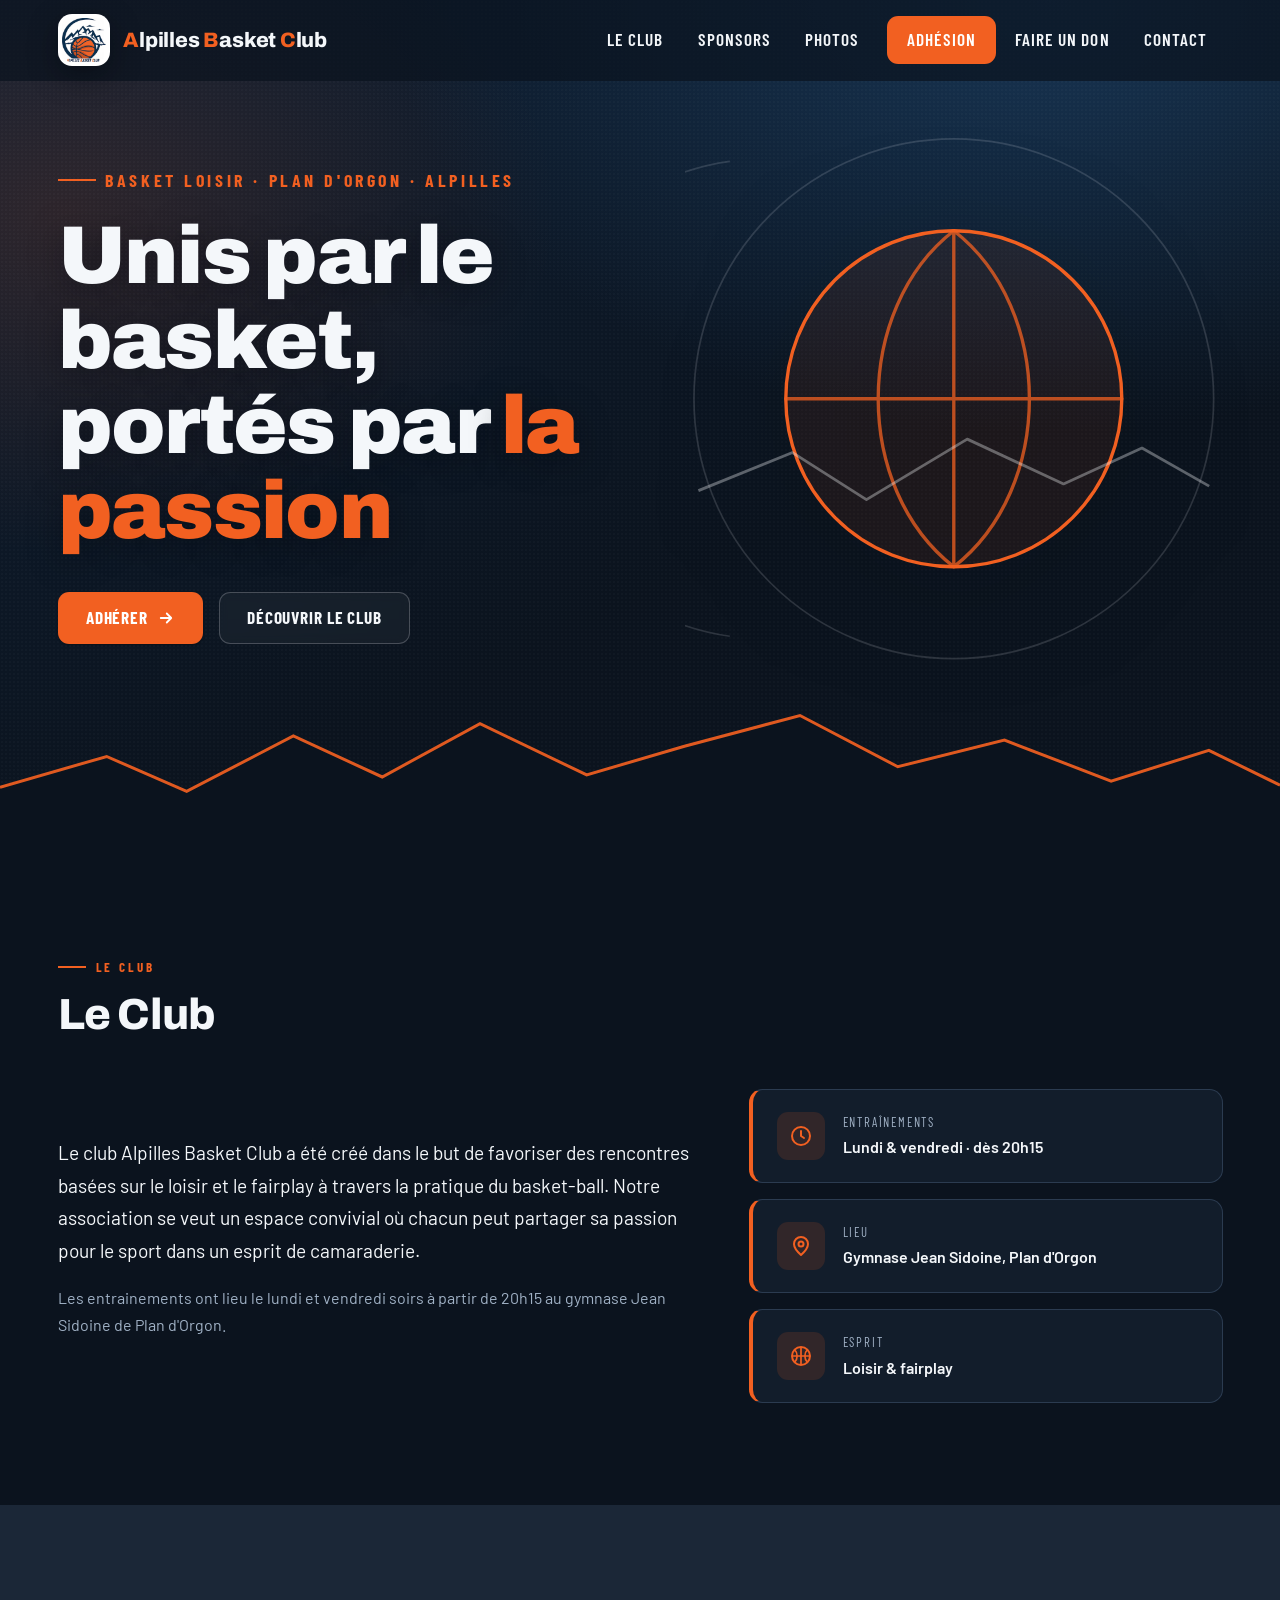
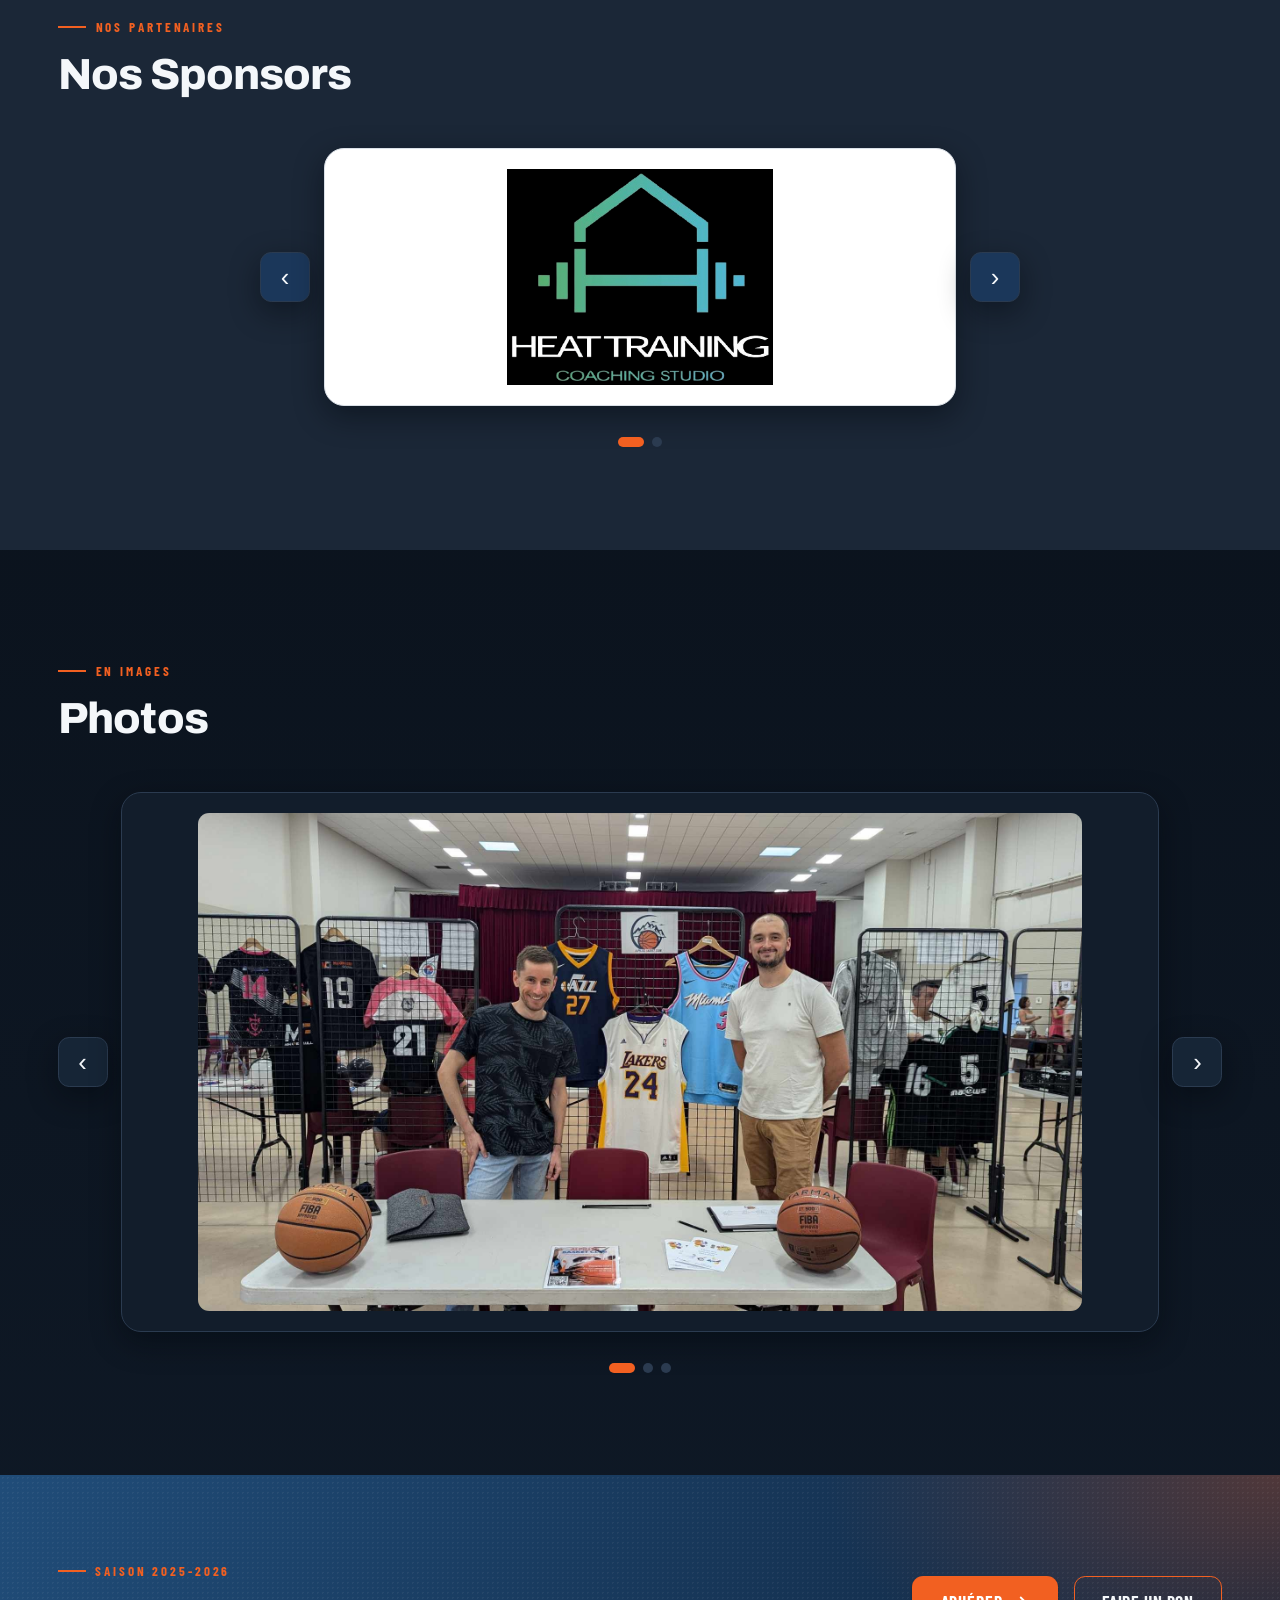
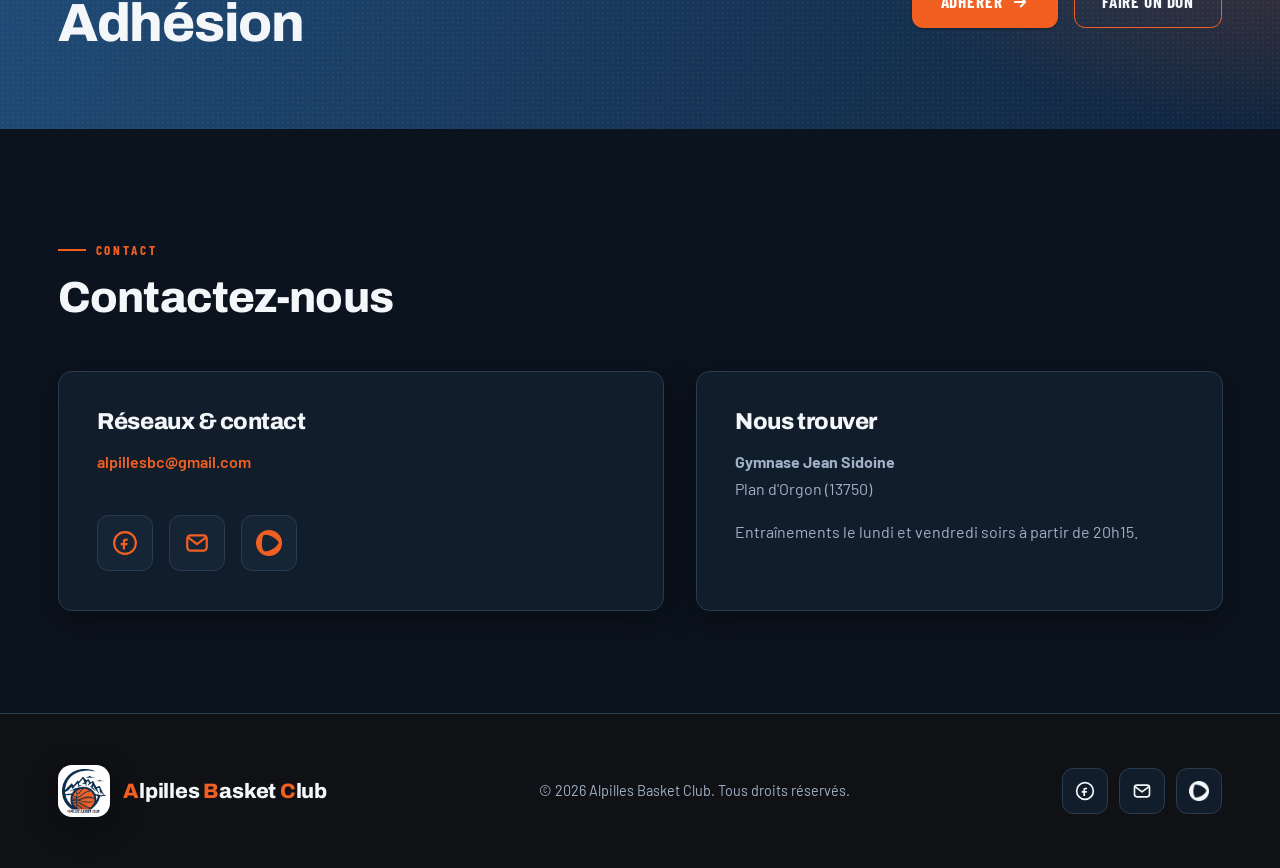
<file: index.html>
<!DOCTYPE html>
<html lang="fr">
<head>
    <meta charset="UTF-8">
    <meta name="viewport" content="width=device-width, initial-scale=1.0">
    <title>Alpilles Basket Club — Basket loisir à Plan d'Orgon</title>
    <meta name="description" content="Alpilles Basket Club à Plan d'Orgon: club de basket loisir, entraînements le lundi et vendredi. Infos, sponsors et photos des matchs." />
    <meta name="keywords" content="basket, basketball, Plan d'Orgon, Alpilles, club de basket loisir, Alpilles Basket Club, gymnase Jean Sidoine" />
    <meta name="robots" content="index, follow" />
    <meta name="theme-color" content="#121417" />

    <!-- Open Graph / Facebook -->
    <meta property="og:type" content="website" />
    <meta property="og:locale" content="fr_FR" />
    <meta property="og:title" content="Alpilles Basket Club" />
    <meta property="og:description" content="Alpilles Basket Club à Plan d'Orgon: club de basket loisir, entraînements le lundi et vendredi. Infos, sponsors et photos des matchs." />
    <meta property="og:image" content="logo.png" />

    <!-- Twitter -->
    <meta name="twitter:card" content="summary_large_image" />
    <meta name="twitter:title" content="Alpilles Basket Club" />
    <meta name="twitter:description" content="Alpilles Basket Club à Plan d'Orgon: club de basket loisir, entraînements le lundi et vendredi. Infos, sponsors et photos des matchs." />
    <meta name="twitter:image" content="logo.png" />

    <!-- JSON-LD: SportsOrganization -->
    <script type="application/ld+json">
    {
        "@context": "https://schema.org",
        "@type": "SportsOrganization",
        "name": "Alpilles Basket Club",
        "sport": "Basketball",
        "logo": "logo.png",
        "email": "alpillesbc@gmail.com",
        "address": {
            "@type": "PostalAddress",
            "streetAddress": "Gymnase Jean Sidoine",
            "addressLocality": "Plan d'Orgon",
            "postalCode": "13750",
            "addressRegion": "Provence-Alpes-Côte d'Azur",
            "addressCountry": "FR"
        },
        "sameAs": [
            "https://www.facebook.com/alpillesbasketclub/",
            "https://www.helloasso.com/associations/alpilles-basket-club"
        ]
    }
    </script>

    <link rel="icon" type="image/png" href="logo.png">
    <link rel="shortcut icon" type="image/png" href="logo.png">
    <link rel="apple-touch-icon" href="logo.png">

    <link rel="preconnect" href="https://fonts.googleapis.com">
    <link rel="preconnect" href="https://fonts.gstatic.com" crossorigin>
    <link href="https://fonts.googleapis.com/css2?family=Archivo:wght@600;700;800;900&family=Barlow:wght@400;500;600;700&family=Barlow+Condensed:wght@600;700&display=swap" rel="stylesheet">

    <link rel="stylesheet" href="styles.css">
</head>
<body id="top">
    <a class="skip-link" href="#main">Aller au contenu</a>

    <header class="site-header" id="siteHeader">
        <div class="header-inner container">
            <a href="#top" class="brand" aria-label="Alpilles Basket Club — accueil">
                <span class="brand-logo"><img src="logo.png" alt="Logo Alpilles Basket Club"></span>
                <span class="brand-name"><span class="ol">A</span>lpilles <span class="ol">B</span>asket <span class="ol">C</span>lub</span>
            </a>

            <button class="nav-toggle" id="navToggle" aria-label="Ouvrir le menu" aria-expanded="false" aria-controls="navMenu">
                <span></span><span></span><span></span>
            </button>

            <nav class="nav" id="navMenu" aria-label="Navigation principale">
                <ul>
                    <li><a href="#about">Le Club</a></li>
                    <li><a href="#sponsors">Sponsors</a></li>
                    <li><a href="#photos">Photos</a></li>
                    <li><a class="nav-cta" href="https://www.helloasso.com/associations/alpilles-basket-club/adhesions/adhesion-2025-2026" target="_blank" rel="noopener noreferrer">Adhésion</a></li>
                    <li><a href="https://www.helloasso.com/associations/alpilles-basket-club/formulaires/1" target="_blank" rel="noopener noreferrer">Faire un don</a></li>
                    <li><a href="#contact">Contact</a></li>
                </ul>
            </nav>
        </div>
    </header>

    <main id="main">
        <!-- ============================== HERO ============================== -->
        <section class="hero" id="hero">
            <div class="hero-bg" aria-hidden="true">
                <div class="hero-noise"></div>
            </div>

            <div class="hero-inner container">
                <div class="hero-copy">
                    <p class="eyebrow hero-eyebrow">Basket loisir · Plan d'Orgon · Alpilles</p>
                    <h1 class="hero-title">Unis par le basket,<br> portés par <span class="accent">la passion</span></h1>
                    <div class="hero-actions">
                        <a class="btn btn-primary" href="https://www.helloasso.com/associations/alpilles-basket-club/adhesions/adhesion-2025-2026" target="_blank" rel="noopener noreferrer">
                            Adhérer
                            <svg viewBox="0 0 24 24" fill="none" aria-hidden="true"><path d="M5 12h14M13 6l6 6-6 6" stroke="currentColor" stroke-width="2.4" stroke-linecap="round" stroke-linejoin="round"/></svg>
                        </a>
                        <a class="btn btn-ghost" href="#about">Découvrir le club</a>
                    </div>
                </div>

                <div class="hero-emblem" aria-hidden="true">
                    <svg viewBox="0 0 480 480" fill="none">
                        <circle class="em-court" cx="240" cy="240" r="232" stroke-width="1.5"/>
                        <path class="em-court" d="M40 452 A 214 214 0 0 1 40 28" stroke-width="1.5"/>
                        <circle class="em-glow" cx="240" cy="240" r="150"/>
                        <circle class="em-ball" cx="240" cy="240" r="150" stroke-width="3"/>
                        <path class="em-seam" stroke-width="3" stroke-linecap="round"
                              d="M90 240 H390 M240 90 V390 M240 90 C150 160 150 320 240 390 M240 90 C330 160 330 320 240 390"/>
                        <path class="em-ridge" stroke-width="2.5" stroke-linejoin="round"
                              d="M12 322 L96 288 L162 330 L252 276 L338 316 L408 284 L468 318"/>
                    </svg>
                </div>
            </div>

            <div class="ridge" aria-hidden="true">
                <svg viewBox="0 0 1440 150" preserveAspectRatio="none">
                    <path class="ridge-fill" d="M0,150 L0,92 L120,62 L210,96 L330,42 L430,82 L540,30 L660,80 L770,52 L900,22 L1010,72 L1130,46 L1250,86 L1360,56 L1440,90 L1440,150 Z"/>
                    <path class="ridge-line" vector-effect="non-scaling-stroke" d="M0,92 L120,62 L210,96 L330,42 L430,82 L540,30 L660,80 L770,52 L900,22 L1010,72 L1130,46 L1250,86 L1360,56 L1440,90"/>
                </svg>
            </div>
        </section>

        <!-- ============================ LE CLUB ============================ -->
        <section class="section section-club" id="about">
            <div class="container">
                <div class="section-head reveal">
                    <p class="eyebrow">Le Club</p>
                    <h2 class="section-title">Le Club</h2>
                </div>
                <div class="club-grid">
                    <div class="club-copy reveal">
                        <p class="lead">Le club Alpilles Basket Club a été créé dans le but de favoriser des rencontres basées sur le loisir et le fairplay à travers la pratique du basket-ball. Notre association se veut un espace convivial où chacun peut partager sa passion pour le sport dans un esprit de camaraderie.</p>
                        <p>Les entrainements ont lieu le lundi et vendredi soirs à partir de 20h15 au gymnase Jean Sidoine de Plan d'Orgon.</p>
                    </div>

                    <aside class="info-cards reveal" data-delay="1" aria-label="Informations pratiques">
                        <div class="info-card">
                            <span class="ic-icon" aria-hidden="true">
                                <svg viewBox="0 0 24 24" fill="none"><circle cx="12" cy="12" r="9" stroke="currentColor" stroke-width="2"/><path d="M12 7v5l3 2" stroke="currentColor" stroke-width="2" stroke-linecap="round" stroke-linejoin="round"/></svg>
                            </span>
                            <span>
                                <span class="ic-label">Entraînements</span>
                                <span class="ic-value">Lundi &amp; vendredi · dès 20h15</span>
                            </span>
                        </div>
                        <div class="info-card">
                            <span class="ic-icon" aria-hidden="true">
                                <svg viewBox="0 0 24 24" fill="none"><path d="M12 21s7-6.3 7-11a7 7 0 1 0-14 0c0 4.7 7 11 7 11Z" stroke="currentColor" stroke-width="2" stroke-linejoin="round"/><circle cx="12" cy="10" r="2.5" stroke="currentColor" stroke-width="2"/></svg>
                            </span>
                            <span>
                                <span class="ic-label">Lieu</span>
                                <span class="ic-value">Gymnase Jean Sidoine, Plan d'Orgon</span>
                            </span>
                        </div>
                        <div class="info-card">
                            <span class="ic-icon" aria-hidden="true">
                                <svg viewBox="0 0 24 24" fill="none"><circle cx="12" cy="12" r="9" stroke="currentColor" stroke-width="2"/><path d="M3 12h18M12 3v18M5.5 5.5C9 9 9 15 5.5 18.5M18.5 5.5C15 9 15 15 18.5 18.5" stroke="currentColor" stroke-width="1.7"/></svg>
                            </span>
                            <span>
                                <span class="ic-label">Esprit</span>
                                <span class="ic-value">Loisir &amp; fairplay</span>
                            </span>
                        </div>
                    </aside>
                </div>
            </div>
        </section>

        <!-- =========================== SPONSORS ============================ -->
        <section class="section section-sponsors section--light" id="sponsors" aria-label="Galerie des sponsors">
            <div class="container">
                <div class="section-head reveal">
                    <p class="eyebrow">Nos partenaires</p>
                    <h2 class="section-title">Nos Sponsors</h2>
                </div>
                <div class="carousel" aria-label="Carrousel des sponsors">
                    <button class="carousel-btn prev" aria-label="Sponsor précédent" title="Précédent">&#8249;</button>
                    <div class="carousel-viewport" tabindex="0" aria-roledescription="diaporama">
                        <ul class="carousel-track" aria-live="polite"></ul>
                    </div>
                    <button class="carousel-btn next" aria-label="Sponsor suivant" title="Suivant">&#8250;</button>
                    <div class="carousel-dots" role="tablist" aria-label="Naviguer dans le carrousel des sponsors"></div>
                </div>
                <p class="carousel-empty">Aucun sponsor pour le moment.</p>
            </div>
        </section>

        <!-- ============================= PHOTOS ============================ -->
        <section class="section section-photos" id="photos" aria-label="Galerie photos">
            <div class="container">
                <div class="section-head reveal">
                    <p class="eyebrow">En images</p>
                    <h2 class="section-title">Photos</h2>
                </div>
                <div class="carousel" aria-label="Carrousel de photos">
                    <button class="carousel-btn prev" aria-label="Photo précédente" title="Précédent">&#8249;</button>
                    <div class="carousel-viewport" tabindex="0" aria-roledescription="diaporama">
                        <ul class="carousel-track" aria-live="polite"></ul>
                    </div>
                    <button class="carousel-btn next" aria-label="Photo suivante" title="Suivant">&#8250;</button>
                    <div class="carousel-dots" role="tablist" aria-label="Naviguer dans le carrousel"></div>
                </div>
                <p class="carousel-empty">Aucune image pour le moment. Ajoutez vos photos dans le dossier <strong>pictures</strong> et listez-les dans <strong>pictures/manifest.json</strong>.</p>
            </div>
        </section>

        <!-- ======================== BANDEAU ADHÉSION ======================= -->
        <section class="cta-band" aria-label="Adhésion">
            <div class="container cta-band-inner reveal">
                <div>
                    <p class="eyebrow">Saison 2025-2026</p>
                    <h2 class="cta-band-title">Adhésion</h2>
                </div>
                <div class="cta-band-actions">
                    <a class="btn btn-primary" href="https://www.helloasso.com/associations/alpilles-basket-club/adhesions/adhesion-2025-2026" target="_blank" rel="noopener noreferrer">
                        Adhérer
                        <svg viewBox="0 0 24 24" fill="none" aria-hidden="true"><path d="M5 12h14M13 6l6 6-6 6" stroke="currentColor" stroke-width="2.4" stroke-linecap="round" stroke-linejoin="round"/></svg>
                    </a>
                    <a class="btn btn-outline" href="https://www.helloasso.com/associations/alpilles-basket-club/formulaires/1" target="_blank" rel="noopener noreferrer">Faire un don</a>
                </div>
            </div>
        </section>

        <!-- ============================ CONTACT ============================ -->
        <section class="section section-contact" id="contact">
            <div class="container">
                <div class="section-head reveal">
                    <p class="eyebrow">Contact</p>
                    <h2 class="section-title">Contactez-nous</h2>
                </div>
                <div class="contact-grid">
                    <div class="card contact-card reveal">
                        <h3>Réseaux &amp; contact</h3>
                        <p><a href="mailto:alpillesbc@gmail.com">alpillesbc@gmail.com</a></p>
                        <div class="social-links">
                            <a class="social-link facebook" href="https://www.facebook.com/alpillesbasketclub/" target="_blank" rel="noopener noreferrer" aria-label="Facebook - Alpilles Basket Club" title="Facebook">
                                <svg viewBox="0 0 24 24" aria-hidden="true" focusable="false">
                                    <circle cx="12" cy="12" r="10" stroke="currentColor" stroke-width="2" fill="none"></circle>
                                    <path d="M13.5 8H12a2 2 0 0 0-2 2v2H8v2h2v4h2v-4h2l.5-2H12v-1a1 1 0 0 1 1-1h1.5V8z" fill="currentColor"></path>
                                </svg>
                            </a>
                            <a class="social-link email" href="mailto:alpillesbc@gmail.com" aria-label="Email - Alpilles Basket Club" title="Email">
                                <svg viewBox="0 0 24 24" aria-hidden="true" focusable="false">
                                    <rect x="3" y="5" width="18" height="14" rx="3" ry="3" stroke="currentColor" stroke-width="2" fill="none"></rect>
                                    <path d="M4 7l8 6 8-6" stroke="currentColor" stroke-width="2" fill="none" stroke-linecap="round" stroke-linejoin="round"></path>
                                </svg>
                            </a>
                            <a class="social-link helloasso" href="https://www.helloasso.com/associations/alpilles-basket-club" target="_blank" rel="noopener noreferrer" aria-label="HelloAsso - Alpilles Basket Club" title="HelloAsso">
                                <span class="helloasso-mark" aria-hidden="true"></span>
                            </a>
                        </div>
                    </div>
                    <div class="card contact-card reveal" data-delay="1">
                        <h3>Nous trouver</h3>
                        <p><strong>Gymnase Jean Sidoine</strong><br>Plan d'Orgon (13750)</p>
                        <p>Entraînements le lundi et vendredi soirs à partir de 20h15.</p>
                        <span class="card-spacer"></span>
                    </div>
                </div>
            </div>
        </section>
    </main>

    <footer class="site-footer">
        <div class="container footer-inner">
            <a href="#top" class="brand" aria-label="Alpilles Basket Club — accueil">
                <span class="brand-logo"><img src="logo.png" alt="Logo Alpilles Basket Club"></span>
                <span class="brand-name"><span class="ol">A</span>lpilles <span class="ol">B</span>asket <span class="ol">C</span>lub</span>
            </a>
            <p class="footer-copy">&copy; 2026 Alpilles Basket Club. Tous droits réservés.</p>
            <div class="footer-social">
                <a class="social-link facebook" href="https://www.facebook.com/alpillesbasketclub/" target="_blank" rel="noopener noreferrer" aria-label="Facebook - Alpilles Basket Club" title="Facebook">
                    <svg viewBox="0 0 24 24" aria-hidden="true" focusable="false">
                        <circle cx="12" cy="12" r="10" stroke="currentColor" stroke-width="2" fill="none"></circle>
                        <path d="M13.5 8H12a2 2 0 0 0-2 2v2H8v2h2v4h2v-4h2l.5-2H12v-1a1 1 0 0 1 1-1h1.5V8z" fill="currentColor"></path>
                    </svg>
                </a>
                <a class="social-link email" href="mailto:alpillesbc@gmail.com" aria-label="Email - Alpilles Basket Club" title="Email">
                    <svg viewBox="0 0 24 24" aria-hidden="true" focusable="false">
                        <rect x="3" y="5" width="18" height="14" rx="3" ry="3" stroke="currentColor" stroke-width="2" fill="none"></rect>
                        <path d="M4 7l8 6 8-6" stroke="currentColor" stroke-width="2" fill="none" stroke-linecap="round" stroke-linejoin="round"></path>
                    </svg>
                </a>
                <a class="social-link helloasso" href="https://www.helloasso.com/associations/alpilles-basket-club" target="_blank" rel="noopener noreferrer" aria-label="HelloAsso - Alpilles Basket Club" title="HelloAsso">
                    <span class="helloasso-mark" aria-hidden="true"></span>
                </a>
            </div>
        </div>
    </footer>

    <script src="script.js"></script>
</body>
</html>
</file>
<file: styles.css>
/* =====================================================================
   ALPILLES BASKET CLUB — Refonte 2026
   Design system "esprit shadcn" en vanilla (tokens HSL, sans build).
   Palette : BLEU MARINE dominant + orange basket + anthracite + blanc.
   Signature : la ligne de crête des Alpilles comme horizon.
   Mobile-first, pleine largeur.
   ===================================================================== */

/* ============================ Tokens shadcn ========================= */
:root {
    /* Rayon (échelle shadcn dérivée) */
    --radius: 0.85rem;
    --radius-sm: calc(var(--radius) - 0.35rem);
    --radius-md: calc(var(--radius) - 0.15rem);
    --radius-lg: var(--radius);
    --radius-xl: calc(var(--radius) + 0.4rem);

    /* Couleurs (HSL "H S% L%", consommées via hsl(var(--x))) — thème marine sombre */
    --background:            214 46% 8%;    /* fond principal : marine très profond */
    --foreground:            210 40% 97%;

    --card:                  214 42% 12%;   /* surfaces / cartes : marine */
    --card-foreground:       210 40% 97%;
    --card-elevated:         213 42% 15%;

    --popover:               214 42% 14%;
    --popover-foreground:    210 40% 97%;

    --primary:               18 89% 54%;    /* orange basket #F26522 */
    --primary-hover:         18 82% 47%;
    --primary-foreground:    0 0% 100%;

    --secondary:             213 54% 23%;   /* bleu marine (logo) */
    --secondary-hover:       213 54% 29%;
    --secondary-foreground:  210 40% 97%;

    --muted:                 214 34% 16%;   /* marine atténué */
    --muted-foreground:      213 24% 70%;

    --accent:                210 58% 30%;   /* marine vif */
    --accent-foreground:     0 0% 100%;

    --anthracite:            220 16% 7%;    /* anthracite : ton le plus profond (footer) */

    --border:                213 30% 24%;
    --input:                 213 30% 24%;
    --ring:                  18 89% 54%;

    /* Sur fond clair (cartes sponsors, dossier) */
    --light-bg:              210 30% 97%;
    --light-fg:              214 40% 12%;
    --light-border:          214 20% 88%;
    --light-muted-fg:        214 12% 42%;

    /* Typographie */
    --font-display: 'Archivo', 'Segoe UI', system-ui, sans-serif;
    --font-body:    'Barlow', 'Segoe UI', system-ui, sans-serif;
    --font-label:   'Barlow Condensed', 'Arial Narrow', system-ui, sans-serif;

    --fs-hero:    clamp(2.75rem, 6.4vw, 5.75rem);
    --fs-display: clamp(2rem, 4.2vw, 3.5rem);
    --fs-h2:      clamp(1.85rem, 3.4vw, 3rem);
    --fs-h3:      clamp(1.2rem, 1.8vw, 1.55rem);
    --fs-lead:    clamp(1.12rem, 1.5vw, 1.35rem);
    --fs-body:    clamp(1rem, 1.05vw, 1.1rem);
    --fs-small:   0.9rem;
    --fs-eyebrow: 0.82rem;

    /* Layout — pleine largeur */
    --container: 1840px;
    --gutter: clamp(1.25rem, 4.5vw, 4.5rem);
    --header-h: 80px;
    --sp-section: clamp(4rem, 8vw, 8rem);

    /* Ombres */
    --shadow-sm:   0 1px 2px hsl(214 50% 3% / 0.4);
    --shadow-card: 0 10px 30px hsl(214 60% 3% / 0.45);
    --shadow-lg:   0 24px 60px hsl(214 60% 3% / 0.55);
    --shadow-orange: 0 14px 30px hsl(var(--primary) / 0.35);

    /* Motion */
    --ease: cubic-bezier(0.4, 0, 0.2, 1);
    --t-fast: 160ms;
    --t: 280ms;
}

/* ============================== Base =============================== */
*, *::before, *::after { box-sizing: border-box; }

html { scroll-behavior: smooth; -webkit-text-size-adjust: 100%; }

body {
    margin: 0;
    font-family: var(--font-body);
    font-size: var(--fs-body);
    line-height: 1.7;
    color: hsl(var(--foreground));
    background-color: hsl(var(--background));
    -webkit-font-smoothing: antialiased;
    text-rendering: optimizeLegibility;
    overflow-x: hidden;
}

img { max-width: 100%; display: block; }
a { color: inherit; }

h1, h2, h3 {
    font-family: var(--font-display);
    line-height: 1.04;
    margin: 0;
    letter-spacing: -0.02em;
    font-weight: 800;
}
p { margin: 0 0 1rem; }

::selection { background: hsl(var(--primary)); color: hsl(var(--primary-foreground)); }

/* Lien d'évitement (a11y) */
.skip-link {
    position: absolute;
    left: 1rem; top: -100px;
    z-index: 2000;
    background: hsl(var(--primary));
    color: hsl(var(--primary-foreground));
    padding: 0.7rem 1.1rem;
    border-radius: var(--radius-md);
    font-family: var(--font-label);
    font-weight: 700;
    text-transform: uppercase;
    letter-spacing: 0.05em;
    text-decoration: none;
    transition: top var(--t) var(--ease);
}
.skip-link:focus { top: 1rem; }

/* Anneau de focus façon shadcn */
a:focus-visible,
button:focus-visible,
.carousel-viewport:focus-visible {
    outline: 2px solid hsl(var(--ring));
    outline-offset: 2px;
    border-radius: var(--radius-sm);
}

/* =========================== Utilitaires =========================== */
.container {
    width: 100%;
    max-width: var(--container);
    margin-inline: auto;
    padding-inline: var(--gutter);
}
.section { padding-block: var(--sp-section); position: relative; }

.eyebrow {
    font-family: var(--font-label);
    font-size: var(--fs-eyebrow);
    font-weight: 700;
    text-transform: uppercase;
    letter-spacing: 0.22em;
    color: hsl(var(--primary));
    margin: 0 0 0.85rem;
    display: inline-flex;
    align-items: center;
    gap: 0.6rem;
}
.eyebrow::before {
    content: "";
    width: 28px; height: 2px;
    background: hsl(var(--primary));
    display: inline-block;
}

.section-head { margin-bottom: clamp(2.25rem, 4vw, 3.5rem); max-width: 760px; }
.section-title { font-size: var(--fs-h2); }

/* Reveal (IntersectionObserver → .is-visible) */
.reveal {
    opacity: 0;
    transform: translateY(28px);
    transition: opacity 0.7s var(--ease), transform 0.7s var(--ease);
    will-change: opacity, transform;
}
.reveal.is-visible { opacity: 1; transform: none; }
.reveal[data-delay="1"] { transition-delay: 0.09s; }
.reveal[data-delay="2"] { transition-delay: 0.18s; }
.reveal[data-delay="3"] { transition-delay: 0.27s; }

/* ====================== Composants — Button (shadcn) =============== */
.btn {
    --btn-bg: hsl(var(--primary));
    --btn-fg: hsl(var(--primary-foreground));
    position: relative;
    display: inline-flex;
    align-items: center;
    justify-content: center;
    gap: 0.55rem;
    padding: 0 1.7rem;
    height: 52px;
    border: 1px solid transparent;
    border-radius: var(--radius-md);
    background: var(--btn-bg);
    color: var(--btn-fg);
    font-family: var(--font-label);
    font-size: 1.08rem;
    font-weight: 700;
    text-transform: uppercase;
    letter-spacing: 0.05em;
    text-decoration: none;
    cursor: pointer;
    overflow: hidden;
    white-space: nowrap;
    transition: transform var(--t-fast) var(--ease), box-shadow var(--t) var(--ease), background var(--t) var(--ease), border-color var(--t) var(--ease);
}
.btn svg { width: 18px; height: 18px; transition: transform var(--t) var(--ease); }
.btn::after {
    content: "";
    position: absolute; inset: 0;
    background: linear-gradient(120deg, transparent 30%, hsl(0 0% 100% / 0.3) 50%, transparent 70%);
    transform: translateX(-120%);
    transition: transform 0.6s var(--ease);
}
.btn:hover { transform: translateY(-3px); }
.btn:hover::after { transform: translateX(120%); }
.btn:hover svg { transform: translateX(4px); }
.btn:active { transform: translateY(-1px); }

.btn-primary { --btn-bg: hsl(var(--primary)); box-shadow: var(--shadow-sm); }
.btn-primary:hover { background: hsl(var(--primary-hover)); box-shadow: var(--shadow-orange); }

.btn-secondary { --btn-bg: hsl(var(--secondary)); border-color: hsl(var(--border)); }
.btn-secondary:hover { background: hsl(var(--secondary-hover)); box-shadow: var(--shadow-card); }

.btn-outline {
    --btn-bg: transparent;
    --btn-fg: hsl(var(--foreground));
    border-color: hsl(var(--primary));
}
.btn-outline:hover { background: hsl(var(--primary)); color: hsl(var(--primary-foreground)); box-shadow: var(--shadow-orange); }

.btn-ghost {
    --btn-bg: hsl(var(--foreground) / 0.04);
    --btn-fg: hsl(var(--foreground));
    border-color: hsl(var(--foreground) / 0.22);
    backdrop-filter: blur(4px);
}
.btn-ghost:hover { background: hsl(var(--foreground) / 0.1); border-color: hsl(var(--primary)); }

/* ====================== Composants — Card & Badge ================== */
.card {
    background: hsl(var(--card));
    border: 1px solid hsl(var(--border));
    border-radius: var(--radius-lg);
    box-shadow: var(--shadow-card);
}
.badge {
    display: inline-flex;
    align-items: center;
    gap: 0.4rem;
    padding: 0.3rem 0.75rem;
    border-radius: var(--radius-sm);
    font-family: var(--font-label);
    font-size: 0.78rem;
    font-weight: 700;
    text-transform: uppercase;
    letter-spacing: 0.08em;
    background: hsl(var(--primary) / 0.15);
    color: hsl(var(--primary));
    border: 1px solid hsl(var(--primary) / 0.35);
}

/* ============================== Header ============================= */
.site-header {
    position: fixed;
    inset: 0 0 auto 0;
    z-index: 1000;
    background: hsl(var(--background) / 0.7);
    border-bottom: 1px solid transparent;
    transition: background var(--t) var(--ease), border-color var(--t) var(--ease), backdrop-filter var(--t) var(--ease);
}
.site-header.is-scrolled {
    background: hsl(var(--background) / 0.92);
    backdrop-filter: blur(14px);
    border-bottom-color: hsl(var(--border));
    box-shadow: var(--shadow-card);
}
.header-inner {
    display: flex;
    align-items: center;
    justify-content: space-between;
    min-height: var(--header-h);
    gap: 1rem;
}

.brand { display: inline-flex; align-items: center; gap: 0.85rem; text-decoration: none; }
.brand-logo {
    flex: 0 0 auto;
    display: grid; place-items: center;
    width: 52px; height: 52px;
    background: #fff;
    border-radius: 14px;
    padding: 4px;
    box-shadow: var(--shadow-card);
    transition: transform var(--t) var(--ease);
}
.brand:hover .brand-logo { transform: rotate(-4deg) scale(1.05); }
.brand-logo img { width: 100%; height: 100%; object-fit: contain; border-radius: 9px; }
.brand-name {
    font-family: var(--font-display);
    font-weight: 800;
    font-size: 1.3rem;
    letter-spacing: -0.01em;
    color: hsl(var(--foreground));
    line-height: 1;
}
.brand-name .ol { color: hsl(var(--primary)); }

.nav ul { list-style: none; display: flex; align-items: center; gap: 0.25rem; margin: 0; padding: 0; }
.nav a {
    position: relative;
    display: inline-block;
    padding: 0.6rem 0.95rem;
    font-family: var(--font-label);
    font-size: 1.08rem;
    font-weight: 600;
    text-transform: uppercase;
    letter-spacing: 0.06em;
    color: hsl(var(--foreground));
    text-decoration: none;
    transition: color var(--t) var(--ease);
}
.nav a:not(.nav-cta)::after {
    content: "";
    position: absolute;
    left: 0.95rem; right: 0.95rem; bottom: 0.35rem;
    height: 2px;
    background: hsl(var(--primary));
    transform: scaleX(0);
    transform-origin: left;
    transition: transform var(--t) var(--ease);
}
.nav a:not(.nav-cta):hover { color: hsl(var(--primary)); }
.nav a:not(.nav-cta):hover::after { transform: scaleX(1); }

/* "Adhésion" promue en CTA (menu inchangé) */
.nav-cta {
    background: hsl(var(--primary));
    color: hsl(var(--primary-foreground)) !important;
    border-radius: var(--radius-md);
    padding: 0.6rem 1.25rem !important;
    margin-left: 0.5rem;
    transition: background var(--t) var(--ease), transform var(--t-fast) var(--ease), box-shadow var(--t) var(--ease);
}
.nav-cta:hover { background: hsl(var(--primary-hover)); transform: translateY(-2px); box-shadow: var(--shadow-orange); }

/* Burger */
.nav-toggle {
    display: none;
    position: relative;
    width: 48px; height: 48px;
    background: hsl(var(--card));
    border: 1px solid hsl(var(--border));
    border-radius: var(--radius-md);
    cursor: pointer;
}
.nav-toggle span {
    position: absolute; left: 50%; top: 50%;
    width: 22px; height: 2px; margin-left: -11px;
    background: hsl(var(--foreground));
    border-radius: 2px;
    transition: transform var(--t) var(--ease), opacity var(--t-fast) var(--ease);
}
.nav-toggle span:nth-child(1) { transform: translateY(-7px); }
.nav-toggle span:nth-child(3) { transform: translateY(7px); }
.nav-toggle[aria-expanded="true"] span:nth-child(1) { transform: rotate(45deg); }
.nav-toggle[aria-expanded="true"] span:nth-child(2) { opacity: 0; }
.nav-toggle[aria-expanded="true"] span:nth-child(3) { transform: rotate(-45deg); }

/* =============================== Hero ============================== */
.hero {
    position: relative;
    min-height: 94vh;
    display: flex;
    align-items: center;
    padding-top: calc(var(--header-h) + 2rem);
    padding-bottom: clamp(6rem, 12vw, 11rem);
    background:
        radial-gradient(1100px 720px at 82% 0%, hsl(var(--accent) / 0.55), transparent 60%),
        radial-gradient(900px 620px at 5% 25%, hsl(var(--primary) / 0.14), transparent 55%),
        linear-gradient(155deg, hsl(213 55% 13%) 0%, hsl(var(--background)) 62%);
    overflow: hidden;
}
.hero-bg { position: absolute; inset: 0; pointer-events: none; }
.hero-noise {
    position: absolute; inset: 0;
    background-image: radial-gradient(hsl(0 0% 100% / 0.04) 1px, transparent 1px);
    background-size: 4px 4px;
    opacity: 0.55;
}

.hero-inner {
    position: relative;
    z-index: 2;
    display: grid;
    grid-template-columns: 1fr;
    gap: 2rem;
    align-items: center;
    width: 100%;
}
.hero-copy { max-width: 62rem; }
.hero-eyebrow { font-size: clamp(0.95rem, 1.4vw, 1.2rem); letter-spacing: 0.2em; margin-bottom: 1.1rem; }
.hero-eyebrow::before { width: 38px; }
.hero-title {
    font-size: var(--fs-hero);
    font-weight: 900;
    max-width: 16ch;
    text-shadow: 0 6px 34px hsl(214 60% 3% / 0.4);
}
.hero-title .accent { color: hsl(var(--primary)); }
.hero-actions { display: flex; flex-wrap: wrap; gap: 1rem; margin-top: clamp(1.75rem, 3vw, 2.5rem); }

/* Emblème (ballon + crête) — comble la largeur à droite */
.hero-emblem { display: none; position: relative; justify-self: center; }
.hero-emblem svg { width: min(42vw, 560px); height: auto; filter: drop-shadow(0 20px 50px hsl(214 60% 3% / 0.5)); }
.hero-emblem .em-ball { stroke: hsl(var(--primary)); }
.hero-emblem .em-seam { stroke: hsl(var(--primary) / 0.75); }
.hero-emblem .em-court { stroke: hsl(var(--foreground) / 0.14); }
.hero-emblem .em-ridge { stroke: hsl(var(--foreground) / 0.35); }
.hero-emblem .em-glow  { fill: hsl(var(--primary) / 0.08); }

/* Crête des Alpilles — signature */
.ridge { position: absolute; left: 0; right: 0; bottom: -1px; z-index: 3; line-height: 0; pointer-events: none; }
.ridge svg { width: 100%; height: clamp(80px, 12vw, 170px); display: block; }
.ridge .ridge-fill { fill: hsl(var(--background)); }
.ridge .ridge-line { fill: none; stroke: hsl(var(--primary)); stroke-width: 3; opacity: 0.92; }

/* ============================= Le Club ============================= */
.section-club { background: hsl(var(--background)); }
.club-grid { display: grid; grid-template-columns: 1fr; gap: clamp(2rem, 4vw, 4rem); align-items: center; }
.club-copy p { color: hsl(var(--muted-foreground)); }
.club-copy .lead { font-size: var(--fs-lead); color: hsl(var(--foreground)); }

.info-cards { display: grid; gap: 1rem; }
.info-card {
    display: flex;
    align-items: center;
    gap: 1.1rem;
    padding: 1.35rem 1.5rem;
    background: hsl(var(--card));
    border: 1px solid hsl(var(--border));
    border-left: 4px solid hsl(var(--primary));
    border-radius: var(--radius-lg);
    transition: transform var(--t) var(--ease), border-color var(--t) var(--ease), box-shadow var(--t) var(--ease), background var(--t) var(--ease);
}
.info-card:hover { transform: translateX(6px); background: hsl(var(--card-elevated)); box-shadow: var(--shadow-card); }
.info-card .ic-icon {
    flex: 0 0 auto;
    display: grid; place-items: center;
    width: 48px; height: 48px;
    border-radius: var(--radius-md);
    background: hsl(var(--primary) / 0.14);
    color: hsl(var(--primary));
}
.info-card .ic-icon svg { width: 24px; height: 24px; }
.info-card .ic-label {
    font-family: var(--font-label);
    text-transform: uppercase;
    letter-spacing: 0.14em;
    font-size: 0.8rem;
    color: hsl(var(--muted-foreground));
    display: block;
}
.info-card .ic-value { font-weight: 600; color: hsl(var(--foreground)); line-height: 1.3; }

/* ============================= Sponsors ============================ */
.section-sponsors { background: hsl(var(--muted)); }
.section-sponsors .carousel { max-width: 760px; margin-inline: auto; }

/* ============================== Photos ============================= */
.section-photos { background: linear-gradient(180deg, hsl(var(--background)), hsl(214 44% 10%)); }

/* ========================= Bandeau Adhésion ======================== */
.cta-band {
    position: relative;
    padding-block: clamp(3.5rem, 6vw, 5.5rem);
    background:
        radial-gradient(760px 420px at 100% 0%, hsl(var(--primary) / 0.28), transparent 60%),
        linear-gradient(120deg, hsl(var(--accent)), hsl(213 60% 15%));
    overflow: hidden;
}
.cta-band::before {
    content: "";
    position: absolute; inset: 0;
    background-image: radial-gradient(hsl(0 0% 100% / 0.05) 1px, transparent 1px);
    background-size: 5px 5px;
}
.cta-band-inner { position: relative; display: flex; flex-wrap: wrap; align-items: center; justify-content: space-between; gap: 2rem; }
.cta-band-title { font-size: var(--fs-display); max-width: 18ch; }
.cta-band-actions { display: flex; flex-wrap: wrap; gap: 1rem; }

/* ============================== Contact ============================ */
.section-contact { background: hsl(var(--background)); }
.contact-grid { display: grid; grid-template-columns: 1fr; gap: clamp(1.5rem, 2.5vw, 2rem); align-items: stretch; }
.contact-card { padding: clamp(1.9rem, 3vw, 2.75rem); display: flex; flex-direction: column; }
.contact-card h3 { font-size: var(--fs-h3); margin-bottom: 0.85rem; }
.contact-card p { color: hsl(var(--muted-foreground)); }
.contact-card a { color: hsl(var(--primary)); text-decoration: none; font-weight: 600; }
.contact-card a:hover { text-decoration: underline; }
.contact-card .card-spacer { flex: 1; min-height: 0.5rem; }

.social-links { display: flex; align-items: center; gap: 1rem; flex-wrap: wrap; margin-top: 1.5rem; }
.social-link {
    display: inline-flex;
    align-items: center;
    justify-content: center;
    width: 56px; height: 56px;
    border-radius: var(--radius-md);
    color: hsl(var(--foreground));
    background: hsl(var(--card-elevated));
    border: 1px solid hsl(var(--border));
    text-decoration: none;
    transition: transform var(--t) var(--ease), background var(--t) var(--ease), color var(--t) var(--ease), box-shadow var(--t) var(--ease), border-color var(--t) var(--ease);
}
.social-link:hover { transform: translateY(-4px); box-shadow: var(--shadow-card); border-color: hsl(var(--primary)); }
.social-link svg { width: 26px; height: 26px; }
.social-link.facebook:hover { background: #1877F2; color: #fff; border-color: #1877F2; }
.social-link.email:hover { background: hsl(var(--primary)); color: #fff; }
.social-link.helloasso:hover { background: #00A15C; color: #fff; border-color: #00A15C; }
.helloasso-mark {
    width: 26px; height: 26px; display: inline-block;
    background-color: currentColor;
    -webkit-mask: url('helloasso.png') center/cover no-repeat;
    mask: url('helloasso.png') center/cover no-repeat;
}

/* =============================== Footer ============================ */
.site-footer {
    background: hsl(var(--anthracite));
    border-top: 1px solid hsl(var(--border));
    padding-block: clamp(2.25rem, 4vw, 3.25rem);
}
.footer-inner { display: flex; flex-wrap: wrap; align-items: center; justify-content: space-between; gap: 1.5rem; }
.footer-copy { color: hsl(var(--muted-foreground)); font-size: var(--fs-small); margin: 0; }
.footer-social { display: flex; gap: 0.7rem; }
.footer-social .social-link { width: 46px; height: 46px; background: hsl(var(--card)); }
.footer-social .social-link svg { width: 20px; height: 20px; }
.footer-social .helloasso-mark { width: 20px; height: 20px; }

/* ============================== Carrousel ========================== */
.carousel { position: relative; display: grid; grid-template-columns: auto 1fr auto; align-items: center; gap: 0.85rem; }
.carousel-viewport {
    overflow: hidden;
    border-radius: var(--radius-xl);
    background: hsl(var(--card));
    border: 1px solid hsl(var(--border));
    box-shadow: var(--shadow-card);
}
/* Cartes sponsors sur fond clair pour lisibilité des logos */
.section-sponsors .carousel-viewport { background: #fff; border-color: hsl(var(--light-border)); }
.carousel-track { display: flex; margin: 0; padding: 0; list-style: none; transition: transform 0.45s var(--ease); }
.carousel-slide {
    min-width: 100%;
    height: clamp(320px, 42vw, 560px);
    display: flex; align-items: center; justify-content: center;
    padding: 1.25rem;
}
.carousel-slide a { display: flex; align-items: center; justify-content: center; height: 100%; width: 100%; }
.carousel-slide img { max-width: 100%; max-height: 100%; object-fit: contain; border-radius: var(--radius-md); }
#sponsors .carousel-slide { height: clamp(170px, 20vw, 260px); }
#sponsors .carousel-slide img { border-radius: 0; }

.carousel-btn {
    display: inline-flex; align-items: center; justify-content: center;
    width: 50px; height: 50px;
    border: 1px solid hsl(var(--border));
    border-radius: var(--radius-md);
    background: hsl(var(--card-elevated));
    color: hsl(var(--foreground));
    font-size: 1.6rem; line-height: 0;
    cursor: pointer;
    box-shadow: var(--shadow-card);
    transition: transform var(--t) var(--ease), background var(--t) var(--ease), border-color var(--t) var(--ease);
}
.section-sponsors .carousel-btn { background: hsl(var(--secondary)); }
.carousel-btn:hover { background: hsl(var(--primary)); border-color: hsl(var(--primary)); color: #fff; transform: translateY(-2px); }
.carousel-btn:active { transform: translateY(0); }

.carousel-dots { grid-column: 1 / -1; display: flex; gap: 0.5rem; justify-content: center; margin-top: 1.1rem; }
.carousel-dot {
    width: 10px; height: 10px; padding: 0; line-height: 0;
    border: none; border-radius: 999px;
    background: hsl(var(--border));
    cursor: pointer;
    transition: background var(--t) var(--ease), transform var(--t) var(--ease), width var(--t) var(--ease);
}
.carousel-dot[aria-selected="true"] { background: hsl(var(--primary)); width: 26px; }

.carousel-empty { text-align: center; color: hsl(var(--muted-foreground)); margin-top: 1rem; }
.hidden { display: none !important; }

/* ============================= Responsive ========================== */
@media (min-width: 768px) {
    .club-grid { grid-template-columns: 1.35fr 1fr; }
    .contact-grid { grid-template-columns: 1.15fr 1fr; }
}
@media (min-width: 992px) {
    .hero-inner { grid-template-columns: 1.15fr 0.85fr; gap: 3rem; }
    .hero-emblem { display: block; }
}

/* Menu mobile */
@media (max-width: 900px) {
    :root { --header-h: 68px; }
    .nav-toggle { display: block; }
    .nav {
        position: absolute;
        top: 100%; left: 0; right: 0;
        background: hsl(var(--background) / 0.98);
        backdrop-filter: blur(14px);
        border-top: 1px solid hsl(var(--border));
        border-bottom: 1px solid hsl(var(--border));
        max-height: 0;
        overflow: hidden;
        opacity: 0; visibility: hidden;
        transition: max-height var(--t) var(--ease), opacity var(--t) var(--ease), visibility var(--t);
    }
    .nav.is-open { max-height: 82vh; opacity: 1; visibility: visible; }
    .nav ul { flex-direction: column; align-items: stretch; gap: 0; padding: 0.5rem 0; }
    .nav li { width: 100%; }
    .nav a { display: block; padding: 1rem var(--gutter); border-bottom: 1px solid hsl(var(--foreground) / 0.06); }
    .nav a:not(.nav-cta)::after { display: none; }
    .nav-cta { margin: 0.85rem var(--gutter); text-align: center; padding: 0.95rem 1.2rem !important; }
}

@media (max-width: 560px) {
    .brand-name { display: none; }
    .hero { min-height: 90vh; }
    .cta-band-inner { flex-direction: column; align-items: flex-start; }
    .footer-inner { flex-direction: column; text-align: center; }
    .btn { width: 100%; }
    .hero-actions { width: 100%; }
}

/* Décalage d'ancre sous le header fixe */
#hero, #about, #sponsors, #photos, #contact { scroll-margin-top: calc(var(--header-h) + 16px); }

/* ==================== Préférence mouvement réduit ================== */
@media (prefers-reduced-motion: reduce) {
    html { scroll-behavior: auto; }
    *, *::before, *::after { animation-duration: 0.001ms !important; transition-duration: 0.001ms !important; }
    .reveal { opacity: 1 !important; transform: none !important; }
}
</file>
